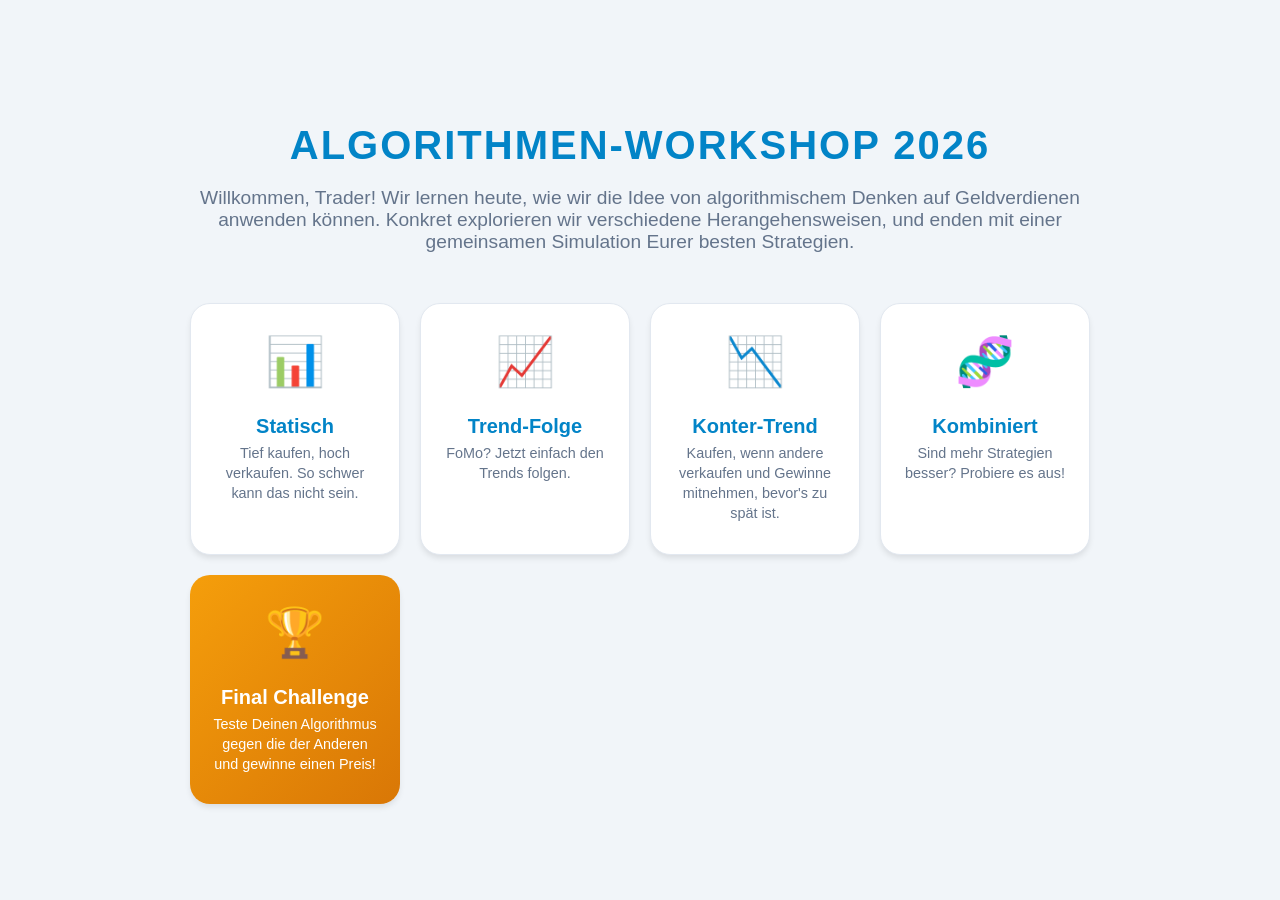
<file: index.html>
<!DOCTYPE html>
<html lang="de">
<head>
    <meta charset="UTF-8">
    <meta name="viewport" content="width=device-width, initial-scale=1.0">
    <title>Willkommen | Algorithmen-Workshop</title>
    <style>
        :root {
            --primary: #0284c7;
            --primary-hover: #0369a1;
            --bg: #f1f5f9;
            --card-bg: #ffffff;
            --text: #1e293b;
            --text-muted: #64748b;
        }

        body {
            font-family: 'Segoe UI', Roboto, Helvetica, Arial, sans-serif;
            background-color: var(--bg);
            color: var(--text);
            margin: 0;
            display: flex;
            justify-content: center;
            align-items: center;
            min-height: 100vh;
        }

        .welcome-container {
            width: 100%;
            max-width: 900px;
            padding: 40px 20px;
            text-align: center;
        }

        .header {
            margin-bottom: 50px;
        }

        h1 {
            font-size: 2.5rem;
            color: var(--primary);
            margin-bottom: 10px;
            text-transform: uppercase;
            letter-spacing: 2px;
        }

        .subtitle {
            font-size: 1.2rem;
            color: var(--text-muted);
        }

        /* Navigations-Grid */
        .nav-grid {
            display: grid;
            grid-template-columns: repeat(auto-fit, minmax(200px, 1fr));
            gap: 20px;
            margin-top: 30px;
        }

        .nav-card {
            background: var(--card-bg);
            padding: 30px 20px;
            border-radius: 20px;
            text-decoration: none;
            color: var(--text);
            border: 1px solid #e2e8f0;
            transition: all 0.3s cubic-bezier(0.4, 0, 0.2, 1);
            display: flex;
            flex-direction: column;
            align-items: center;
            box-shadow: 0 4px 6px -1px rgba(0, 0, 0, 0.1);
        }

        .nav-card:hover {
            transform: translateY(-10px);
            border-color: var(--primary);
            box-shadow: 0 20px 25px -5px rgba(0, 0, 0, 0.1);
        }

        .icon {
            font-size: 3rem;
            margin-bottom: 15px;
        }

        .nav-card h3 {
            margin: 10px 0 5px 0;
            font-size: 1.25rem;
            color: var(--primary);
        }

        .nav-card p {
            font-size: 0.9rem;
            color: var(--text-muted);
            margin: 0;
            line-height: 1.4;
        }

        .challenge-card {
            background: linear-gradient(135deg, #f59e0b 0%, #d97706 100%); /* Gold/Bernstein Gradient */
            color: white;
            grid-column: span 1;
            border: none;
            animation: pulse 2s infinite; /* Ein subtiles Pulsieren, um Aufmerksamkeit zu erzeugen */
        }
        
        .challenge-card h3, .challenge-card p {
            color: white;
        }
        
        .challenge-card:hover {
            transform: translateY(-10px) scale(1.02);
            box-shadow: 0 20px 30px rgba(217, 119, 6, 0.4);
        }
    </style>
</head>
<body>

<div class="welcome-container">
    <div class="header">
        <h1>Algorithmen-Workshop 2026</h1>
        <p class="subtitle">Willkommen, Trader! Wir lernen heute, wie wir die Idee von algorithmischem Denken auf Geldverdienen anwenden können. Konkret explorieren wir verschiedene Herangehensweisen, und enden mit einer gemeinsamen Simulation Eurer besten Strategien.</p>
    </div>

    <nav class="nav-grid">
        <a href="statisch.html" class="nav-card">
            <span class="icon">📊</span>
            <h3>Statisch</h3>
            <p>Tief kaufen, hoch verkaufen. So schwer kann das nicht sein.</p>
        </a>

        <a href="trend.html" class="nav-card">
            <span class="icon">📈</span>
            <h3>Trend-Folge</h3>
            <p>FoMo? Jetzt einfach den Trends folgen.</p>
        </a>

        <a href="konter-trend.html" class="nav-card">
            <span class="icon">📉</span>
            <h3>Konter-Trend</h3>
            <p>Kaufen, wenn andere verkaufen und Gewinne mitnehmen, bevor's zu spät ist.</p>
        </a>

        <a href="kombiniert.html" class="nav-card">
            <span class="icon">🧬</span>
            <h3>Kombiniert</h3>
            <p>Sind mehr Strategien besser? Probiere es aus!</p>
        </a>
        
        <a href="challenge.html" class="nav-card challenge-card">
            <span class="icon">🏆</span>
            <h3>Final Challenge</h3>
            <p>Teste Deinen Algorithmus gegen die der Anderen und gewinne einen Preis!</p>
        </a>
    </nav>
</div>

</body>
</html>
</file>
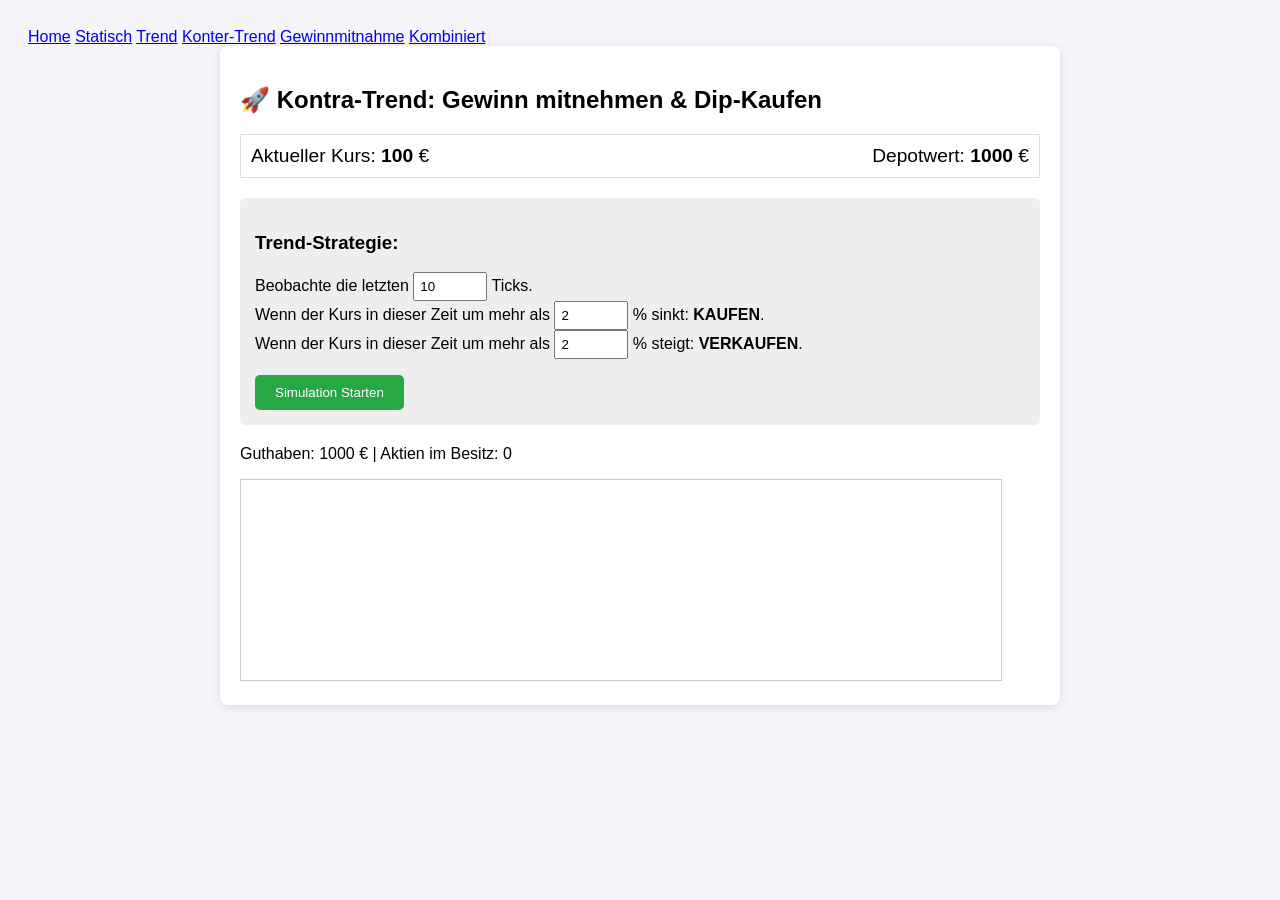
<file: kontra-trend.html>
<!DOCTYPE html>
<html lang="de">
<head>
    <meta charset="UTF-8">
    <title>Algo-Workshop: Trends kontern</title>
    <style>
        body { font-family: sans-serif; background: #f4f4f9; padding: 20px; }
        .container { max-width: 800px; margin: auto; background: white; padding: 20px; border-radius: 8px; box-shadow: 0 2px 10px rgba(0,0,0,0.1); }
        .market-info { display: flex; justify-content: space-between; font-size: 1.2em; margin-bottom: 20px; padding: 10px; border: 1px solid #ddd; }
        .controls { background: #eee; padding: 15px; border-radius: 5px; }
        button { cursor: pointer; background: #28a745; color: white; border: none; padding: 10px 20px; border-radius: 5px; }
        input { padding: 5px; width: 60px; }
    </style>
</head>
<body>
<nav>
  <a href="index.html">Home</a>
  <a href="statisch.html">Statisch</a>
  <a href="trend.html">Trend</a>
  <a href="konter-trend.html">Konter-Trend</a>
  <a href="gewinnmitnahme">Gewinnmitnahme</a>
  <a href="kombiniert.html">Kombiniert</a>
</nav>
<div class="container">
    <h2>🚀 Kontra-Trend: Gewinn mitnehmen & Dip-Kaufen</h2>
    
    <div class="market-info">
        <div>Aktueller Kurs: <strong id="price">100</strong> €</div>
        <div>Depotwert: <strong id="total">1000</strong> €</div>
    </div>

    <div class="controls">
        <h3>Trend-Strategie:</h3>
            <p>
        Beobachte die letzten <input type="number" id="ticks" value="10"> Ticks.<br>
        Wenn der Kurs in dieser Zeit um mehr als <input type="number" id="percent" value="2"> % sinkt: <strong>KAUFEN</strong>.<br>
        Wenn der Kurs in dieser Zeit um mehr als <input type="number" id="percent" value="2"> % steigt: <strong>VERKAUFEN</strong>.
            </p>
        <button onclick="toggleSimulation()" id="startBtn">Simulation Starten</button>
    </div>

    <div style="margin-top: 20px;">
        <p>Guthaben: <span id="cash">1000</span> € | Aktien im Besitz: <span id="shares">0</span></p>
        <canvas id="chart" width="760" height="200" style="border:1px solid #ccc;"></canvas>
    </div>
</div>

<script>
    let price = 100;
    let cash = 1000;
    let shares = 0;
    let isRunning = false;
    let history = [100];

    function toggleSimulation() {
        isRunning = !isRunning;
        document.getElementById('startBtn').innerText = isRunning ? "Stoppen" : "Simulation Starten";
        if(isRunning) runStep();
    }

    function runStep() {
        if(!isRunning) return;

        // 1. Marktbewegung (Zufall)
        let change = (Math.random() - 0.5) * 4;
        price = Math.max(10, +(price + change).toFixed(2));
        history.push(price);

        // 2. Trend-Logik auslesen
        let lookbackTicks = parseInt(document.getElementById('ticks').value);
        let percentThreshold = parseFloat(document.getElementById('percent').value) / 100;

        if (history.length > lookbackTicks) {
            // Vergleichspreis von vor X Ticks holen
            let oldPrice = history[history.length - 1 - lookbackTicks];
            let priceChangeRatio = (price - oldPrice) / oldPrice;

            // STRATEGIE: Wenn Kurs um Y% GESTIEGEN ist -> KAUFEN (Trend reiten)
            if (priceChangeRatio >= percentThreshold && cash >= price) {
                cash -= price;
                shares++;
                console.log("Trend-Kauf bei " + price);
            } 
            // STRATEGIE: Wenn Kurs um Y% GEFALLEN ist -> VERKAUFEN (Stop-Loss)
            else if (priceChangeRatio <= -percentThreshold && shares > 0) {
                cash += price;
                shares--;
                console.log("Trend-Verkauf bei " + price);
            }
        }

        updateUI();
        setTimeout(runStep, 500);
    }
</script>
</body>
</html>
</file>
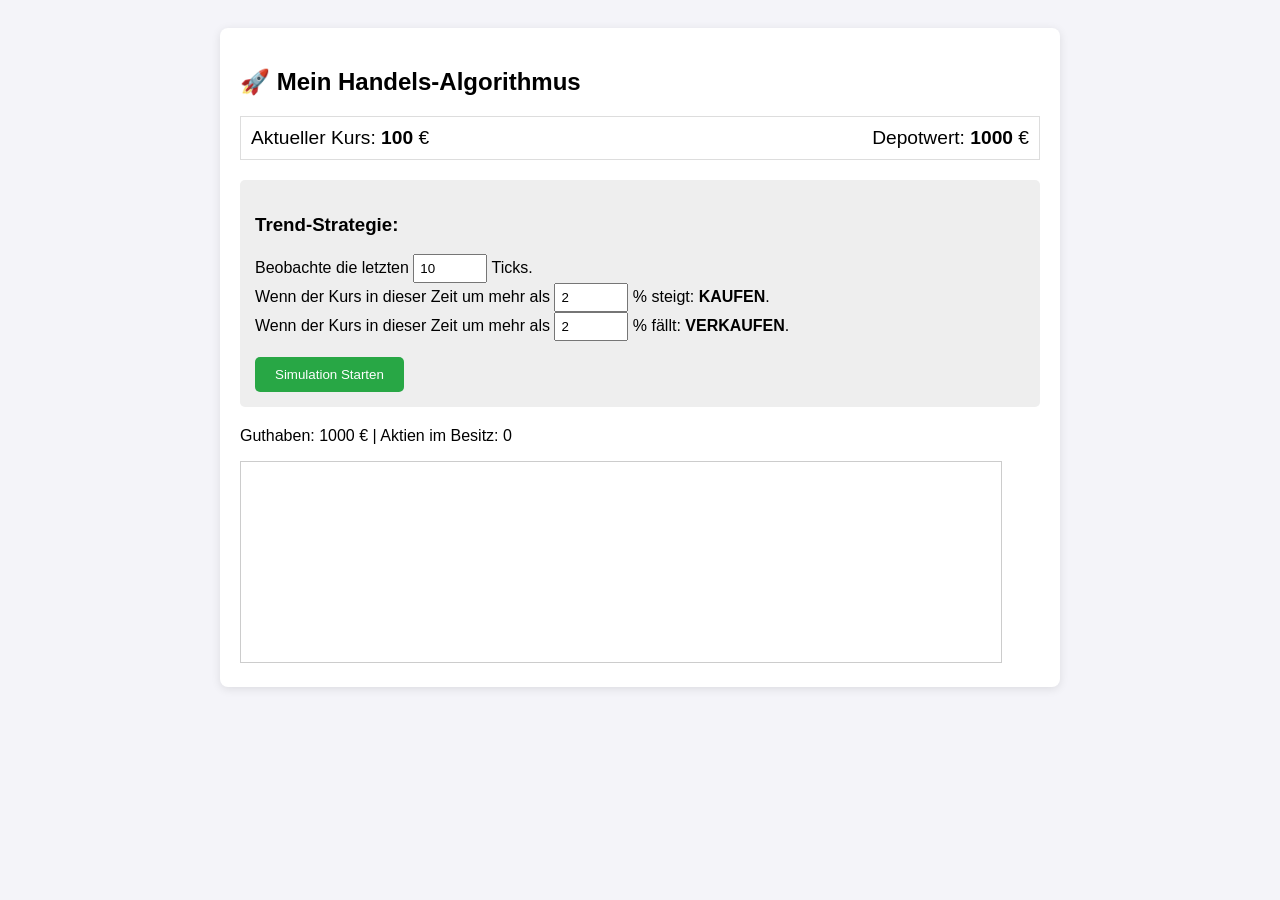
<file: prozentual.html>
<!DOCTYPE html>
<html lang="de">
<head>
    <meta charset="UTF-8">
    <title>Algo-Trader Workshop</title>
    <style>
        body { font-family: sans-serif; background: #f4f4f9; padding: 20px; }
        .container { max-width: 800px; margin: auto; background: white; padding: 20px; border-radius: 8px; box-shadow: 0 2px 10px rgba(0,0,0,0.1); }
        .market-info { display: flex; justify-content: space-between; font-size: 1.2em; margin-bottom: 20px; padding: 10px; border: 1px solid #ddd; }
        .controls { background: #eee; padding: 15px; border-radius: 5px; }
        button { cursor: pointer; background: #28a745; color: white; border: none; padding: 10px 20px; border-radius: 5px; }
        input { padding: 5px; width: 60px; }
    </style>
</head>
<body>

<div class="container">
    <h2>🚀 Mein Handels-Algorithmus</h2>
    
    <div class="market-info">
        <div>Aktueller Kurs: <strong id="price">100</strong> €</div>
        <div>Depotwert: <strong id="total">1000</strong> €</div>
    </div>

    <div class="controls">
        <h3>Trend-Strategie:</h3>
            <p>
        Beobachte die letzten <input type="number" id="ticks" value="10"> Ticks.<br>
        Wenn der Kurs in dieser Zeit um mehr als <input type="number" id="percent" value="2"> % steigt: <strong>KAUFEN</strong>.<br>
        Wenn der Kurs in dieser Zeit um mehr als <input type="number" id="percent" value="2"> % fällt: <strong>VERKAUFEN</strong>.
            </p>
        <button onclick="toggleSimulation()" id="startBtn">Simulation Starten</button>
    </div>

    <div style="margin-top: 20px;">
        <p>Guthaben: <span id="cash">1000</span> € | Aktien im Besitz: <span id="shares">0</span></p>
        <canvas id="chart" width="760" height="200" style="border:1px solid #ccc;"></canvas>
    </div>
</div>

<script>
    let price = 100;
    let cash = 1000;
    let shares = 0;
    let isRunning = false;
    let history = [100];

    function toggleSimulation() {
        isRunning = !isRunning;
        document.getElementById('startBtn').innerText = isRunning ? "Stoppen" : "Simulation Starten";
        if(isRunning) runStep();
    }

    function runStep() {
        if(!isRunning) return;

        // 1. Marktbewegung (Zufall)
        let change = (Math.random() - 0.5) * 4;
        price = Math.max(10, +(price + change).toFixed(2));
        history.push(price);

        // 2. Trend-Logik auslesen
        let lookbackTicks = parseInt(document.getElementById('ticks').value);
        let percentThreshold = parseFloat(document.getElementById('percent').value) / 100;

        if (history.length > lookbackTicks) {
            // Vergleichspreis von vor X Ticks holen
            let oldPrice = history[history.length - 1 - lookbackTicks];
            let priceChangeRatio = (price - oldPrice) / oldPrice;

            // STRATEGIE: Wenn Kurs um Y% GESTIEGEN ist -> KAUFEN (Trend reiten)
            if (priceChangeRatio >= percentThreshold && cash >= price) {
                cash -= price;
                shares++;
                console.log("Trend-Kauf bei " + price);
            } 
            // STRATEGIE: Wenn Kurs um Y% GEFALLEN ist -> VERKAUFEN (Stop-Loss)
            else if (priceChangeRatio <= -percentThreshold && shares > 0) {
                cash += price;
                shares--;
                console.log("Trend-Verkauf bei " + price);
            }
        }

        updateUI();
        setTimeout(runStep, 500);
    }
</script>
</body>
</html>
</file>
